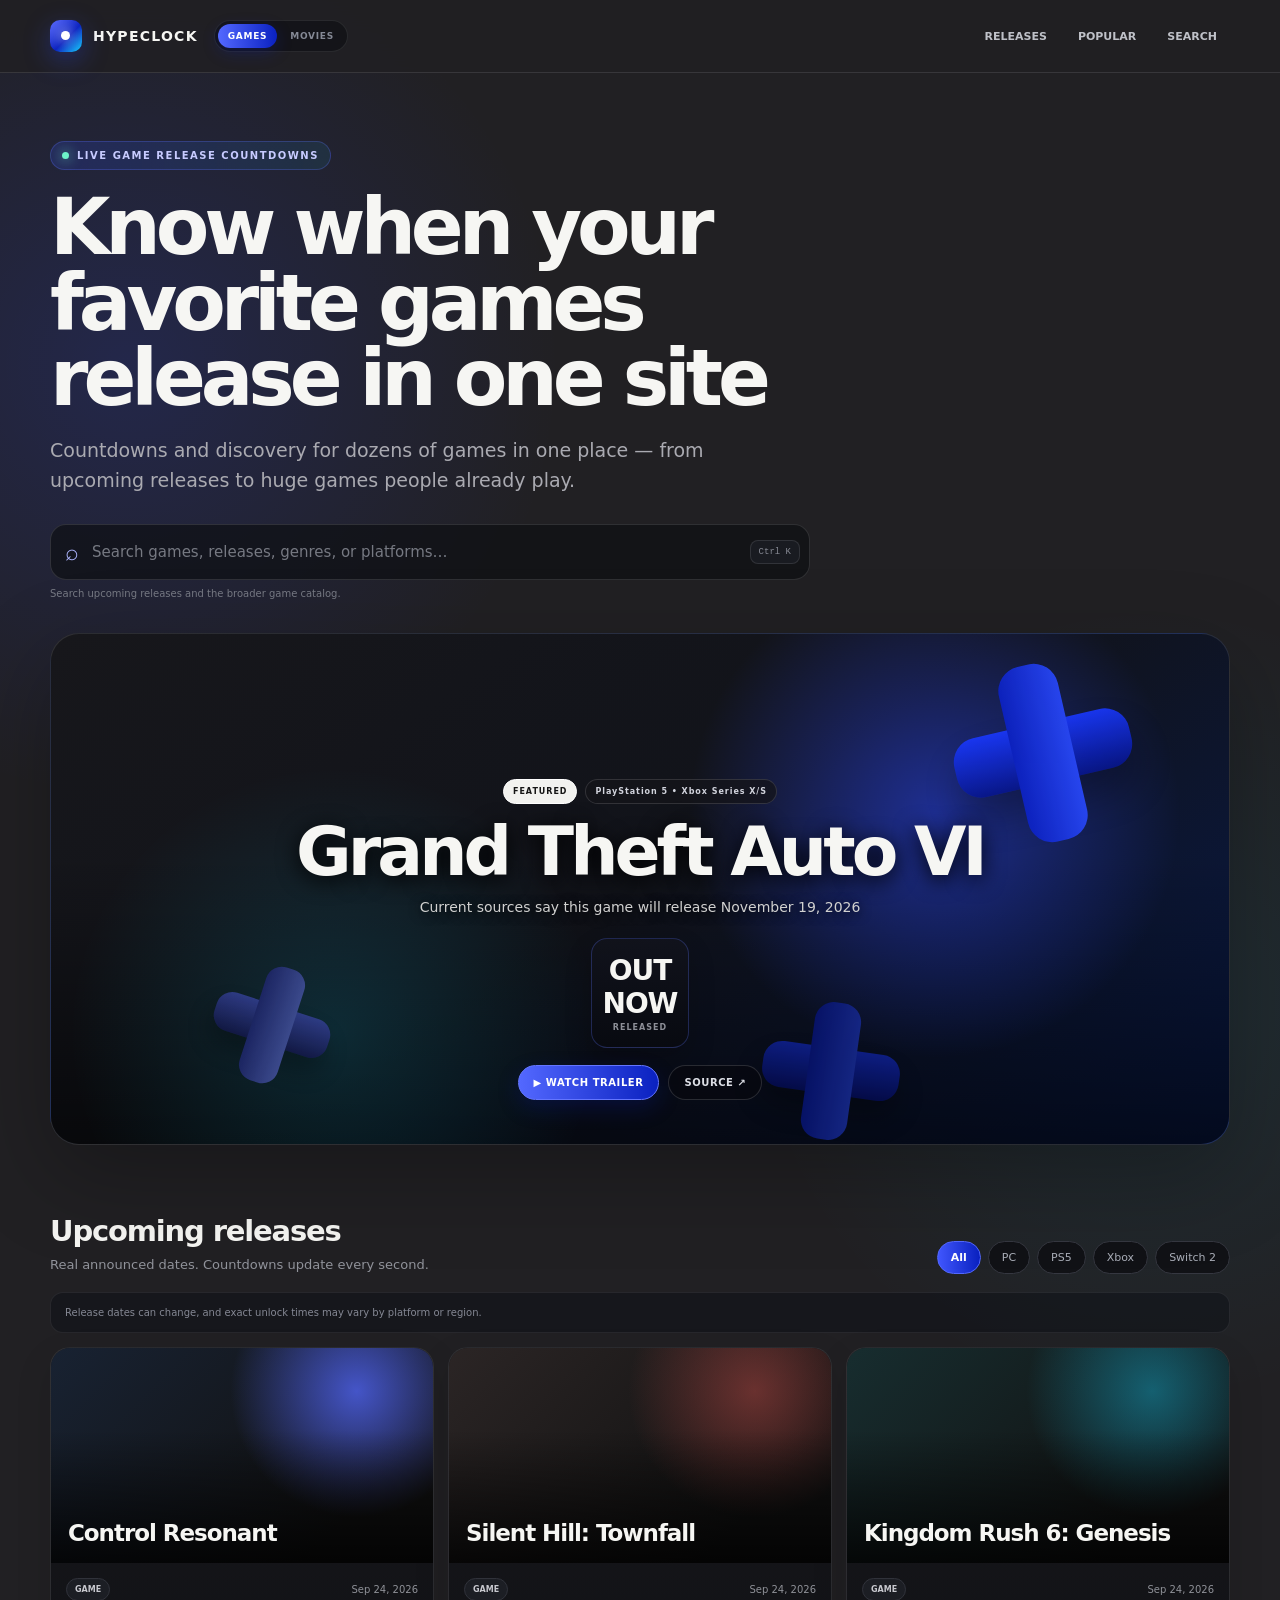
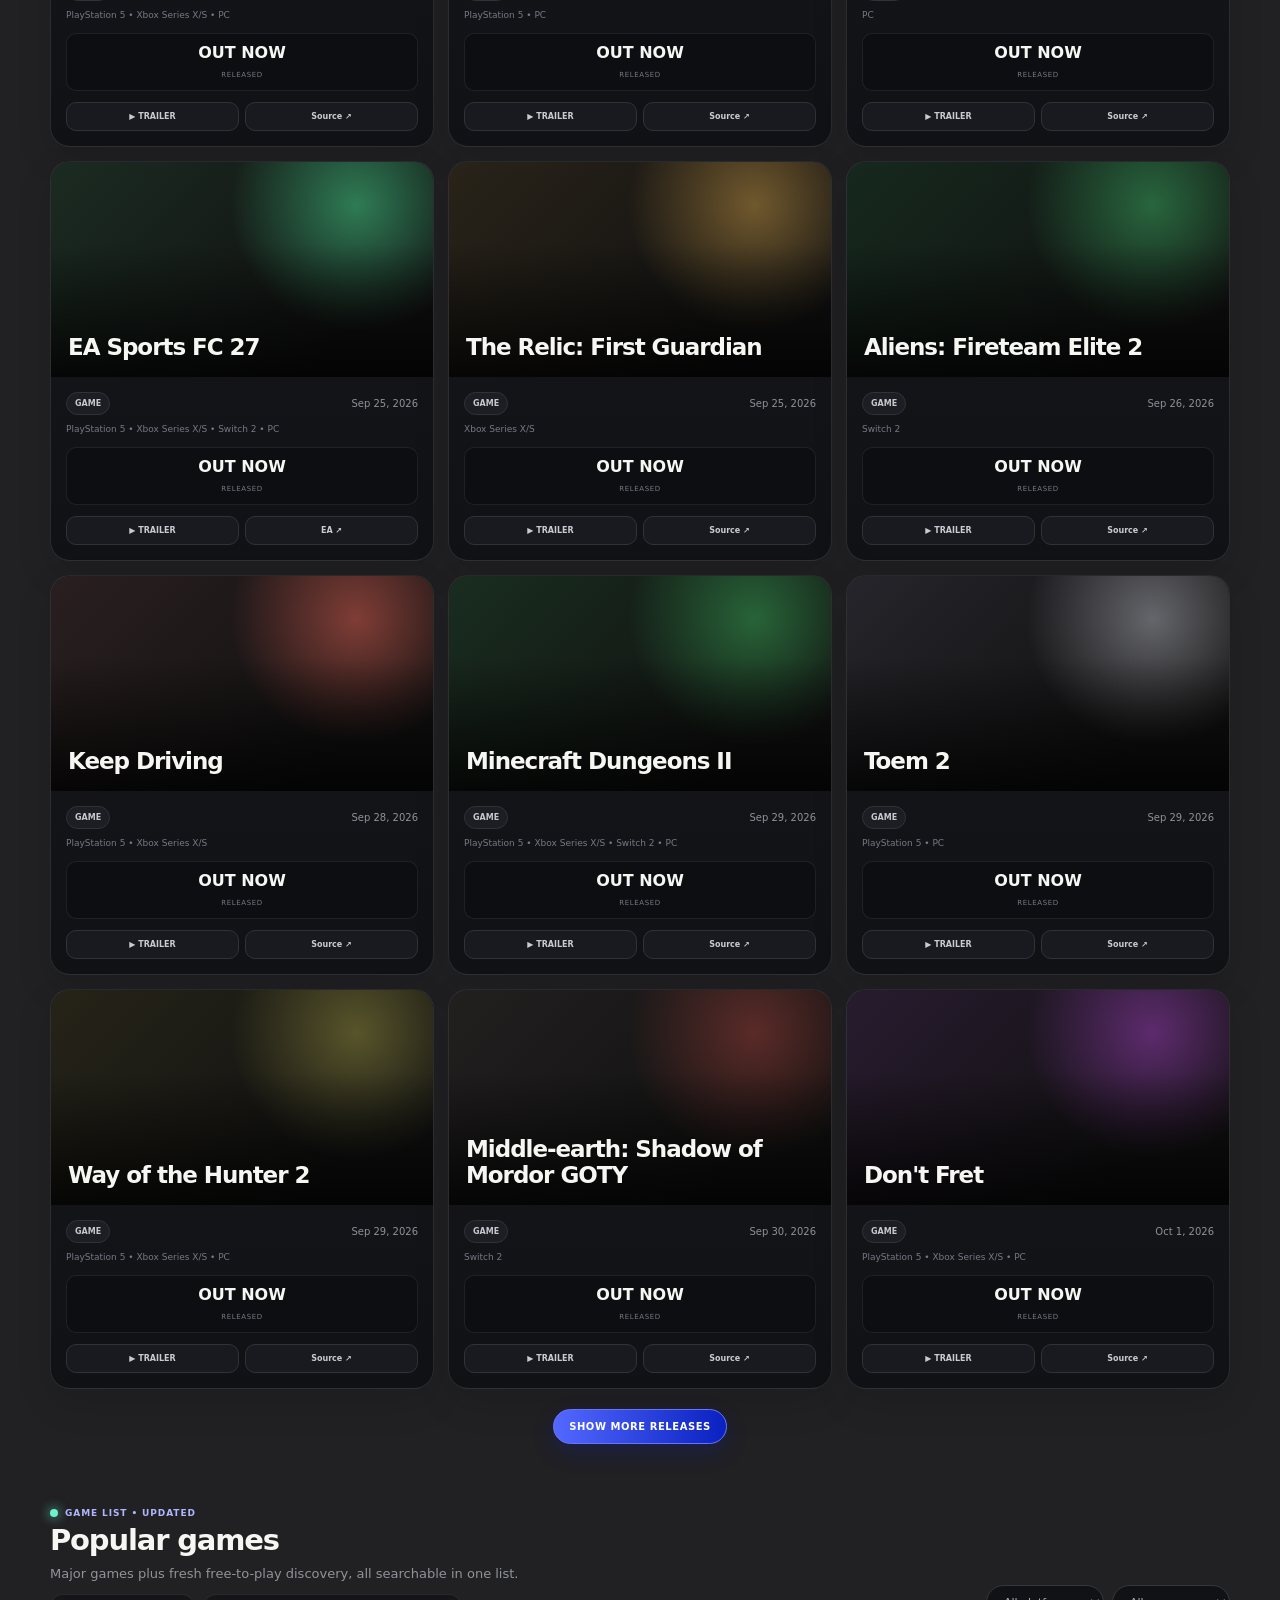
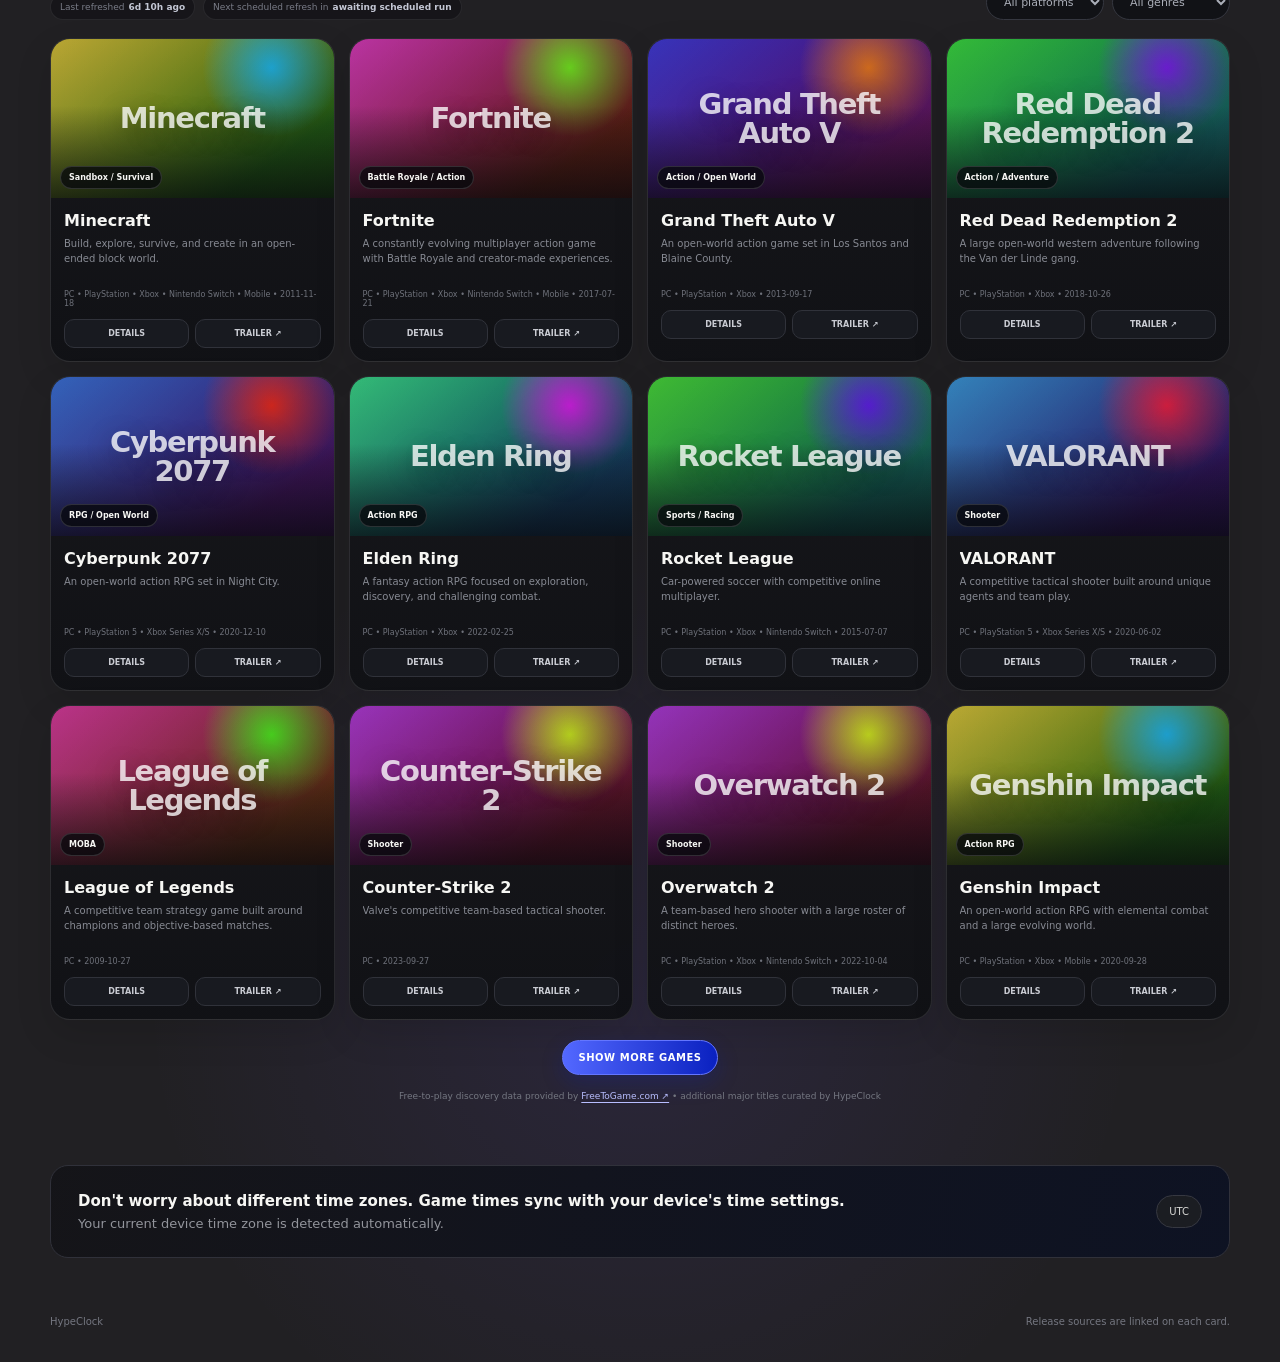
<file: index.html>
<!doctype html>
<html lang="en">
<head>
<meta charset="utf-8">
<meta name="viewport" content="width=device-width,initial-scale=1,viewport-fit=cover">
<meta name="theme-color" content="#212023">
<title>HypeClock — Game Release Countdowns</title>
<meta name="description" content="Countdowns for upcoming games plus popular free-to-play games.">
<link rel="icon" href="./favicon.svg" type="image/svg+xml">
<link rel="stylesheet" href="./styles.css?v=3">
<link rel="stylesheet" href="./enhancements.css?v=3">
</head>
<body>
<header class="topbar">
  <div class="wrap nav">
    <div class="nav-identity">
      <a class="brand" href="#top"><span class="logo"></span><span>HYPECLOCK</span></a>
      <div class="section-switch" aria-label="HypeClock section">
        <a class="active" href="./#top" aria-current="page">GAMES</a>
        <a href="./movies/#top">MOVIES</a>
      </div>
    </div>
    <nav class="local-nav">
      <button data-go="#releases">RELEASES</button>
      <button data-go="#popular">POPULAR</button>
      <button data-go="#search">SEARCH</button>
    </nav>
  </div>
</header>

<main id="top" class="wrap">
  <section class="hero">
    <div class="eyebrow">LIVE GAME RELEASE COUNTDOWNS</div>
    <h1>Know when your favorite games release in one site</h1>
    <p>Countdowns and discovery for dozens of games in one place — from upcoming releases to huge games people already play.</p>
    <label class="search" id="search">
      <span>⌕</span>
      <input id="q" type="search" placeholder="Search games, releases, genres, or platforms…" autocomplete="off">
      <kbd>Ctrl K</kbd>
    </label>
    <small id="searchHint">Search upcoming releases and the broader game catalog.</small>
  </section>

  <section class="featured">
    <div class="decor d1"></div><div class="decor d2"></div><div class="decor d3"></div>
    <div class="featured-inner">
      <div class="pills">
        <span class="pill light">FEATURED</span>
        <span class="pill" id="featuredPlatforms"></span>
      </div>
      <h2 id="featuredTitle">Grand Theft Auto VI</h2>
      <p id="featuredDate"></p>
      <div class="timer" id="featuredTimer"></div>
      <div class="actions">
        <button class="primary" id="featuredTrailer">▶ WATCH TRAILER</button>
        <a class="secondary" id="featuredSource" target="_blank" rel="noopener">SOURCE ↗</a>
      </div>
    </div>
  </section>

  <section id="releases">
    <div class="section-head">
      <div><h3>Upcoming releases</h3><p>Real announced dates. Countdowns update every second.</p></div>
      <div class="filters" id="releaseFilters">
        <button class="active" data-filter="all">All</button>
        <button data-filter="PC">PC</button>
        <button data-filter="PlayStation 5">PS5</button>
        <button data-filter="Xbox Series X/S">Xbox</button>
        <button data-filter="Switch 2">Switch 2</button>
      </div>
    </div>
    <p class="note">Release dates can change, and exact unlock times may vary by platform or region.</p>
    <div class="release-grid" id="releaseGrid"></div>
    <div class="more-row"><button class="primary" id="releaseMore">SHOW MORE RELEASES</button></div>
  </section>

  <section id="popular">
    <div class="section-head">
      <div>
        <div class="api-line"><span id="apiDot"></span><b id="apiStatus">LOADING GAME LIST</b></div>
        <h3>Popular games</h3>
        <p>Major games plus fresh free-to-play discovery, all searchable in one list.</p>
        <div class="refresh-status" id="refreshStatus" aria-live="polite">
          <span>Last refreshed <b id="lastRefresh">checking…</b></span>
          <span>Next scheduled refresh in <b id="nextRefresh">checking…</b></span>
        </div>
      </div>
      <div class="api-controls">
        <select id="platform"><option value="all">All platforms</option><option value="windows">PC</option><option value="console">Console</option><option value="mobile">Mobile</option><option value="browser">Browser</option></select>
        <select id="genre"><option value="">All genres</option><option>action</option><option>rpg</option><option>shooter</option><option>sandbox</option><option>simulation</option><option>strategy</option><option>moba</option><option>racing</option><option>sports</option><option>party</option><option value="battle royale">battle royale</option></select>
      </div>
    </div>
    <div class="api-note" id="apiNote" hidden></div>
    <div class="popular-grid" id="popularGrid"><div class="skeleton"></div><div class="skeleton"></div><div class="skeleton"></div></div>
    <div class="more-row"><button class="primary" id="popularMore">SHOW MORE GAMES</button></div>
    <p class="credit">Free-to-play discovery data provided by <a href="https://www.freetogame.com/" target="_blank" rel="noopener">FreeToGame.com ↗</a> • additional major titles curated by HypeClock</p>
  </section>

  <section class="timezone">
    <div><strong>Don't worry about different time zones. Game times sync with your device's time settings.</strong><p>Your current device time zone is detected automatically.</p></div>
    <span id="tz"></span>
  </section>
</main>

<footer class="wrap"><span>HypeClock</span><span>Release sources are linked on each card.</span></footer>

<div class="modal" id="trailerModal" aria-hidden="true">
  <div class="sheet">
    <div class="modal-head"><div><small>TRAILER</small><h3 id="trailerTitle"></h3></div><button data-close>✕</button></div>
    <div id="trailerBody"></div>
  </div>
</div>

<div class="modal" id="detailsModal" aria-hidden="true">
  <div class="sheet">
    <div class="modal-head"><div><small>GAME DETAILS</small><h3 id="detailsTitle"></h3></div><button data-close>✕</button></div>
    <div id="detailsBody"></div>
  </div>
</div>

<script src="./releases.js"></script>
<script src="./app.js?v=3"></script>
<script src="./refresh.js?v=3"></script>
</body>
</html>
</file>
<file: styles.css>
:root{
  --bg:#212023;--panel:#15161a;--panel2:#1b1d24;--text:#f6f6f3;--muted:#9fa1a9;
  --line:rgba(255,255,255,.105);--blue:#0A21C0;--blue2:#5368ff;--cyan:#18d4ff;--green:#6df2c9
}
*{box-sizing:border-box}
html{scroll-behavior:smooth;scroll-padding-top:78px;background:var(--bg)}
body{
  margin:0;color:var(--text);font-family:Inter,ui-sans-serif,system-ui,-apple-system,BlinkMacSystemFont,"Segoe UI",sans-serif;
  background:
    radial-gradient(circle at 10% 8%,rgba(45,72,255,.18),transparent 27rem),
    radial-gradient(circle at 90% 22%,rgba(24,212,255,.08),transparent 25rem),
    radial-gradient(circle at 50% 92%,rgba(124,92,255,.11),transparent 31rem),
    var(--bg);min-height:100vh;overflow-x:hidden
}
button,input,select{font:inherit}button{cursor:pointer}a{color:inherit;text-decoration:none}
.wrap{width:min(1180px,calc(100% - 40px));margin:auto}
.topbar{position:sticky;top:0;z-index:30;background:rgba(33,32,35,.84);backdrop-filter:blur(18px);border-bottom:1px solid var(--line)}
.nav{height:72px;display:flex;align-items:center;justify-content:space-between;gap:18px}
.brand{display:flex;align-items:center;gap:11px;font-size:14px;font-weight:900;letter-spacing:.09em}
.logo{width:32px;height:32px;border-radius:10px;position:relative;background:linear-gradient(135deg,#5b6cff,#0A21C0 55%,#18d4ff);box-shadow:0 8px 26px rgba(45,72,255,.34)}
.logo:after{content:"";position:absolute;width:9px;height:9px;border-radius:50%;background:#fff;left:11px;top:11px;box-shadow:0 0 14px #fff}
nav{display:flex;gap:5px}nav button{border:1px solid transparent;background:transparent;color:#bfc1c8;border-radius:999px;padding:9px 12px;font-size:11px;font-weight:850}
nav button:hover{border-color:#44464e;color:#fff;background:rgba(255,255,255,.03)}

.hero{padding:68px 0 34px;max-width:980px}
.eyebrow{display:inline-flex;align-items:center;gap:8px;padding:8px 11px;border:1px solid rgba(93,112,255,.28);border-radius:999px;background:linear-gradient(90deg,rgba(45,72,255,.18),rgba(24,212,255,.08));font-size:10px;font-weight:900;letter-spacing:.15em;color:#c7cbff}
.eyebrow:before{content:"";width:7px;height:7px;border-radius:50%;background:var(--green);box-shadow:0 0 13px var(--green)}
.hero h1{font-size:clamp(44px,6.4vw,78px);line-height:.97;letter-spacing:-.065em;margin:20px 0 18px;font-weight:690;text-wrap:balance}
.hero>p{font-size:clamp(15px,1.8vw,19px);line-height:1.6;color:#aaaab1;max-width:740px;margin:0}
.search{margin-top:28px;max-width:760px;display:flex;align-items:center;gap:11px;border:1px solid rgba(255,255,255,.12);background:rgba(13,14,18,.66);padding:8px 9px 8px 14px;border-radius:16px;transition:.2s}
.search:focus-within{border-color:#5a6df0;box-shadow:0 0 0 4px rgba(83,104,255,.11)}
.search>span{font-size:23px;color:#aeb6ff}.search input{flex:1;min-width:0;border:0;outline:0;background:transparent;color:#fff;padding:10px 2px;font-size:15px}.search input::placeholder{color:#767982}
.search kbd{font-size:9px;color:#878a94;border:1px solid var(--line);border-radius:8px;padding:6px 8px;background:#191b21}
#searchHint{display:block;margin-top:8px;color:#777a84;font-size:10px}

.featured{position:relative;overflow:hidden;min-height:510px;border:1px solid var(--line);border-radius:29px;background:linear-gradient(145deg,#17171b,#11131a 50%,#071847);box-shadow:0 30px 90px rgba(0,0,0,.27)}
.featured:before{content:"";position:absolute;inset:0;background:radial-gradient(circle at 75% 35%,rgba(45,72,255,.5),transparent 26%),radial-gradient(circle at 24% 78%,rgba(24,212,255,.15),transparent 27%),linear-gradient(180deg,transparent 43%,rgba(0,0,0,.58))}
.decor{position:absolute;width:160px;height:54px;border-radius:22px;background:linear-gradient(180deg,#1a39ff,#07158a);box-shadow:0 20px 35px rgba(0,0,0,.32);opacity:.9}
.decor:before{content:"";position:absolute;left:53px;top:-53px;width:54px;height:160px;border-radius:22px;background:linear-gradient(90deg,#0c22c7,#294aff)}
.d1{right:9%;top:18%;transform:rotate(-13deg) scale(1.12)}.d2{left:12%;bottom:18%;transform:rotate(18deg) scale(.74);filter:grayscale(.6)}.d3{right:27%;bottom:9%;transform:rotate(8deg) scale(.86);filter:brightness(.55)}
.featured-inner{position:relative;z-index:2;min-height:510px;padding:50px 30px 44px;display:flex;flex-direction:column;justify-content:flex-end;align-items:center;text-align:center}
.pills{display:flex;gap:8px;justify-content:center;flex-wrap:wrap}.pill{font-size:8px;font-weight:900;letter-spacing:.12em;border:1px solid rgba(255,255,255,.13);background:rgba(20,21,26,.75);color:#d1d3dc;padding:7px 9px;border-radius:999px}.pill.light{background:#f2f2ef;color:#151515;border-color:#fff}
.featured h2{font-size:clamp(40px,5.3vw,68px);letter-spacing:-.058em;line-height:1;margin:14px 0 13px;text-shadow:0 4px 22px #000}
#featuredDate{margin:0 0 23px;color:#d1d1d0;font-size:14px;text-shadow:0 2px 12px #000}
.timer{display:flex;gap:9px;justify-content:center;flex-wrap:wrap}
.time{width:98px;padding:15px 10px;border-radius:16px;border:1px solid rgba(95,115,255,.27);background:linear-gradient(180deg,rgba(17,19,28,.92),rgba(8,10,16,.88));box-shadow:0 12px 28px rgba(0,0,0,.16)}
.time b{display:block;font-size:28px;letter-spacing:-.04em;font-variant-numeric:tabular-nums}.time span{display:block;margin-top:3px;font-size:8px;letter-spacing:.13em;color:#8d8f97;font-weight:900;text-transform:uppercase}
.actions{display:flex;gap:9px;justify-content:center;flex-wrap:wrap;margin-top:17px}
.primary,.secondary{border-radius:999px;padding:11px 15px;font-size:10px;font-weight:900;letter-spacing:.055em}
.primary{border:1px solid #6476ff;color:#fff;background:linear-gradient(90deg,#5368ff,#0A21C0);box-shadow:0 8px 22px rgba(10,33,192,.22)}
.secondary{border:1px solid rgba(255,255,255,.14);background:rgba(8,9,13,.55);color:#dddfe6}.primary:hover,.secondary:hover{filter:brightness(1.12);transform:translateY(-1px)}

.section-head{display:flex;justify-content:space-between;align-items:end;gap:20px;margin:64px 0 18px}
.section-head h3{font-size:29px;letter-spacing:-.04em;margin:5px 0 0}.section-head p{font-size:13px;color:#91939b;margin:7px 0 0;line-height:1.5}
.filters{display:flex;gap:7px;flex-wrap:wrap;justify-content:flex-end}.filters button,.api-controls select{border:1px solid #353740;background:#111216;color:#aaaeb8;border-radius:999px;padding:9px 13px;font-size:11px}
.filters button.active{background:linear-gradient(90deg,#4157ff,#0A21C0);border-color:#5368ff;color:#fff;font-weight:850}
.note,.api-note{margin:0 0 14px;padding:12px 14px;border-radius:13px;background:rgba(9,11,18,.4);border:1px solid rgba(255,255,255,.07);color:#858894;font-size:10px;line-height:1.5}

.release-grid{display:grid;grid-template-columns:repeat(3,1fr);gap:14px}
.release-card,.game-card{overflow:hidden;border-radius:20px;border:1px solid var(--line);background:linear-gradient(180deg,rgba(23,23,27,.97),rgba(16,17,21,.97));box-shadow:0 14px 36px rgba(0,0,0,.12);transition:.22s ease}
.release-card:hover,.game-card:hover{transform:translateY(-5px);border-color:rgba(83,104,255,.48);box-shadow:0 22px 52px rgba(0,0,0,.22)}
.cover{aspect-ratio:16/9;position:relative;display:flex;align-items:flex-end;padding:17px;overflow:hidden;background:radial-gradient(circle at 80% 20%,var(--b),transparent 36%),linear-gradient(135deg,var(--a),#111 78%)}
.cover:after{content:"";position:absolute;inset:0;background:linear-gradient(to top,rgba(0,0,0,.78),transparent 62%)}.cover h4{position:relative;z-index:1;margin:0;font-size:23px;letter-spacing:-.045em}
.card-body{padding:15px}.card-top{display:flex;align-items:center;justify-content:space-between;gap:10px;color:#8f9198;font-size:10px}.tag{font-size:8px;border:1px solid #30323a;background:#1c1e24;color:#c7c8ce;padding:6px 8px;border-radius:999px;font-weight:900}.platforms{margin-top:9px;color:#757984;font-size:9px;white-space:nowrap;overflow:hidden;text-overflow:ellipsis}
.mini-timer{display:grid;grid-template-columns:repeat(4,1fr);gap:5px;margin-top:13px}.mini{padding:9px 4px;text-align:center;border:1px solid rgba(255,255,255,.08);background:#0d0e12;border-radius:10px}.mini b{display:block;font-size:16px}.mini span{font-size:7px;color:#767984;text-transform:uppercase;letter-spacing:.09em}
.card-actions,.game-actions{display:grid;grid-template-columns:1fr 1fr;gap:6px;margin-top:11px}.card-actions button,.card-actions a,.game-actions button,.game-actions a{border:1px solid #30323a;background:#181a20;color:#c9cbd2;border-radius:10px;padding:9px 7px;text-align:center;font-size:8px;font-weight:900}.card-actions button:hover,.card-actions a:hover,.game-actions button:hover,.game-actions a:hover{border-color:#5368ff;background:#151d43;color:#fff}
.more-row{display:flex;justify-content:center;margin-top:20px}

.api-line{display:flex;align-items:center;gap:7px;font-size:9px;letter-spacing:.1em;color:#aeb6ff}.api-line span{width:8px;height:8px;border-radius:50%;background:#f1bd64;box-shadow:0 0 12px rgba(241,189,100,.7)}.api-line span.ok{background:var(--green);box-shadow:0 0 12px var(--green)}.api-controls{display:flex;gap:8px;flex-wrap:wrap}
.popular-grid{display:grid;grid-template-columns:repeat(4,1fr);gap:14px}.thumb{position:relative;aspect-ratio:16/9;overflow:hidden;background:#101116}.thumb img{width:100%;height:100%;object-fit:cover;display:block;transition:.3s}.game-card:hover .thumb img{transform:scale(1.045)}.thumb:after{content:"";position:absolute;inset:0;background:linear-gradient(to top,rgba(7,8,12,.72),transparent 58%)}.genre{position:absolute;left:9px;bottom:9px;z-index:2;font-size:8px;font-weight:900;padding:6px 8px;border:1px solid rgba(255,255,255,.14);background:rgba(8,9,13,.78);border-radius:999px}
.game-body{padding:13px}.game-body h4{font-size:16px;margin:0 0 6px;white-space:nowrap;overflow:hidden;text-overflow:ellipsis}.game-body p{font-size:10px;color:#878a93;line-height:1.5;margin:0;min-height:45px;display:-webkit-box;-webkit-line-clamp:3;-webkit-box-orient:vertical;overflow:hidden}.game-meta{margin-top:9px;color:#6e717a;font-size:8px}
.skeleton{min-height:250px;border-radius:20px;border:1px solid var(--line);background:linear-gradient(110deg,#15161a 8%,#202127 18%,#15161a 33%);background-size:200% 100%;animation:shimmer 1.3s linear infinite}@keyframes shimmer{to{background-position:-200% 0}}
.credit{text-align:center;color:#747781;font-size:9px;margin:16px 0 0}.credit a{color:#b8beff;text-decoration:underline;text-underline-offset:3px}

.timezone{margin:64px 0 58px;padding:26px 27px;border-radius:18px;border:1px solid #30313a;background:linear-gradient(100deg,rgba(20,20,24,.95),rgba(13,18,35,.95));display:flex;gap:20px;align-items:center;justify-content:space-between}.timezone strong{display:block;font-size:15px}.timezone p{color:#92949b;font-size:13px;margin:6px 0 0}.timezone>span{border:1px solid #363841;background:#1b1d22;color:#d6d6d3;padding:10px 12px;border-radius:999px;font-size:10px;white-space:nowrap}
footer{padding-bottom:35px;display:flex;justify-content:space-between;gap:16px;flex-wrap:wrap;color:#747680;font-size:10px}

.modal{position:fixed;inset:0;z-index:80;display:none;align-items:center;justify-content:center;padding:18px;background:rgba(0,0,0,.82);backdrop-filter:blur(11px)}.modal.show{display:flex}.sheet{width:min(760px,100%);max-height:88vh;overflow:auto;border:1px solid #343641;border-radius:22px;background:#111216;padding:20px;box-shadow:0 28px 90px rgba(0,0,0,.58)}.modal-head{display:flex;justify-content:space-between;align-items:flex-start;gap:16px;margin-bottom:16px}.modal-head small{font-size:8px;color:#7f8aff;font-weight:900;letter-spacing:.14em}.modal-head h3{margin:3px 0 0;font-size:24px}.modal-head button{width:36px;height:36px;border-radius:50%;border:1px solid #393b45;background:#191a20;color:#fff}.video{position:relative;padding-top:56.25%;overflow:hidden;border-radius:14px;background:#050506}.video iframe{position:absolute;inset:0;width:100%;height:100%;border:0}.fallback{padding:24px;text-align:center;border:1px dashed #3c3e48;border-radius:14px;color:#9699a4;line-height:1.6}.detail-grid{display:grid;grid-template-columns:220px 1fr;gap:17px}.detail-grid img{width:100%;border-radius:13px}.detail-copy{color:#9ca0aa;font-size:12px;line-height:1.6}.detail-copy a{display:inline-block;margin-top:8px;padding:9px 12px;border-radius:999px;background:#1e33cc;border:1px solid #5368ff;color:#fff;font-size:9px;font-weight:900}

@media(max-width:980px){.popular-grid{grid-template-columns:repeat(3,1fr)}}
@media(max-width:850px){
  .release-grid,.popular-grid{grid-template-columns:1fr 1fr}
  .section-head{align-items:flex-start;flex-direction:column}.filters,.api-controls{justify-content:flex-start}
}
@media(max-width:620px){
  html{scroll-padding-top:66px}.wrap{width:min(100% - 22px,1180px)}
  .nav{height:64px}.brand{font-size:12px}.logo{width:28px;height:28px}.logo:after{left:10px;top:10px;width:8px;height:8px}
  nav{gap:2px}nav button{font-size:9px;padding:8px 8px}nav button:nth-child(2){display:none}
  .hero{padding:40px 0 24px}.eyebrow{font-size:8px;padding:7px 9px}.hero h1{font-size:clamp(37px,12vw,50px);line-height:1.01;margin-top:17px}.hero>p{font-size:14px}.search{margin-top:21px;padding:6px 8px 6px 11px}.search input{font-size:16px}.search kbd{display:none}
  .featured{min-height:500px;border-radius:23px}.featured-inner{min-height:500px;padding:28px 13px 25px}.featured h2{font-size:clamp(36px,12vw,52px)}#featuredDate{font-size:12px;line-height:1.45;max-width:95%}
  .timer{gap:7px;width:100%}.time{width:calc(50% - 4px);padding:13px 8px}.time b{font-size:24px}
  .actions{width:100%}.actions>*{flex:1;min-width:0;padding-left:8px;padding-right:8px}.d1{right:-12%;top:17%;transform:rotate(-13deg) scale(.85)}.d2{display:none}.d3{right:6%;bottom:14%;transform:rotate(8deg) scale(.62)}
  .section-head{margin:48px 0 15px}.section-head h3{font-size:24px}.section-head p{font-size:12px}
  .filters{width:calc(100vw - 22px);overflow-x:auto;flex-wrap:nowrap;padding-bottom:4px;scrollbar-width:none}.filters::-webkit-scrollbar{display:none}.filters button{flex:0 0 auto}
  .release-grid,.popular-grid{grid-template-columns:1fr;gap:12px}.release-card,.game-card{border-radius:18px}.cover h4{font-size:21px}
  .api-controls{width:100%;display:grid;grid-template-columns:1fr 1fr}.api-controls select{width:100%;min-width:0}
  .timezone{flex-direction:column;align-items:flex-start;padding:21px 18px;margin:52px 0 43px}.timezone strong{font-size:14px}.timezone p{font-size:12px}.timezone>span{white-space:normal;max-width:100%}
  footer{font-size:9px;line-height:1.5}
  .modal{align-items:flex-end;padding:8px}.sheet{width:100%;max-height:92dvh;border-radius:22px 22px 10px 10px;padding:17px 13px}.detail-grid{grid-template-columns:1fr}.detail-grid img{width:100%}
}
@media(max-width:380px){
  nav button{font-size:8px;padding:7px 6px}.hero h1{font-size:35px}.actions{display:grid;grid-template-columns:1fr}.api-controls{grid-template-columns:1fr}
}

/* Built-in catalog artwork for games that are not supplied by FreeToGame */
.catalog-art{position:absolute;inset:0;display:grid;place-items:center;padding:18px;text-align:center;background:radial-gradient(circle at 78% 18%,var(--gc),transparent 27%),linear-gradient(145deg,var(--ga),var(--gb) 78%);color:rgba(255,255,255,.78)}
.catalog-art:before{content:"";position:absolute;inset:0;background:linear-gradient(135deg,rgba(255,255,255,.08),transparent 42%,rgba(0,0,0,.20));pointer-events:none}
.catalog-art b{position:relative;z-index:1;font-size:clamp(18px,2.5vw,29px);line-height:1;letter-spacing:-.045em;text-shadow:0 7px 24px rgba(0,0,0,.34)}
.detail-art{aspect-ratio:16/10;min-height:180px;display:grid;place-items:center;padding:20px;text-align:center;border-radius:13px;background:radial-gradient(circle at 78% 18%,var(--gc),transparent 27%),linear-gradient(145deg,var(--ga),var(--gb) 78%);border:1px solid rgba(255,255,255,.09);font-size:28px;font-weight:900;letter-spacing:-.045em;color:rgba(255,255,255,.80)}
</file>
<file: enhancements.css>
.nav-identity{display:flex;align-items:center;gap:16px;min-width:0}
.section-switch{display:flex;align-items:center;gap:3px;padding:3px;border:1px solid rgba(255,255,255,.09);background:rgba(12,13,17,.55);border-radius:999px}
.section-switch a{padding:7px 10px;border-radius:999px;font-size:9px;font-weight:900;letter-spacing:.08em;color:#858995;transition:.18s ease}
.section-switch a:hover{color:#fff;background:rgba(255,255,255,.045)}
.section-switch a.active{color:#fff;background:linear-gradient(90deg,#5368ff,#0A21C0);box-shadow:0 5px 16px rgba(10,33,192,.25)}
.refresh-status{display:flex;gap:8px;flex-wrap:wrap;margin-top:11px}
.refresh-status span{display:inline-flex;align-items:center;gap:4px;padding:7px 9px;border-radius:999px;border:1px solid rgba(255,255,255,.08);background:rgba(10,11,15,.45);font-size:9px;color:#797c87}
.refresh-status b{color:#c3c7d4;font-weight:800}
@media(max-width:760px){
  .nav{align-items:center}
  .nav-identity{gap:8px}
  .section-switch a{padding:7px 8px;font-size:8px}
  .local-nav button[data-go="#search"]{display:none}
}
@media(max-width:540px){
  .nav{height:auto;min-height:64px;padding:8px 0;gap:8px}
  .nav-identity{flex:1;justify-content:space-between}
  .section-switch{flex-shrink:0}
  .local-nav{display:none}
  .brand>span:last-child{display:none}
  .refresh-status{gap:6px}
  .refresh-status span{font-size:8px;line-height:1.35}
}
</file>
